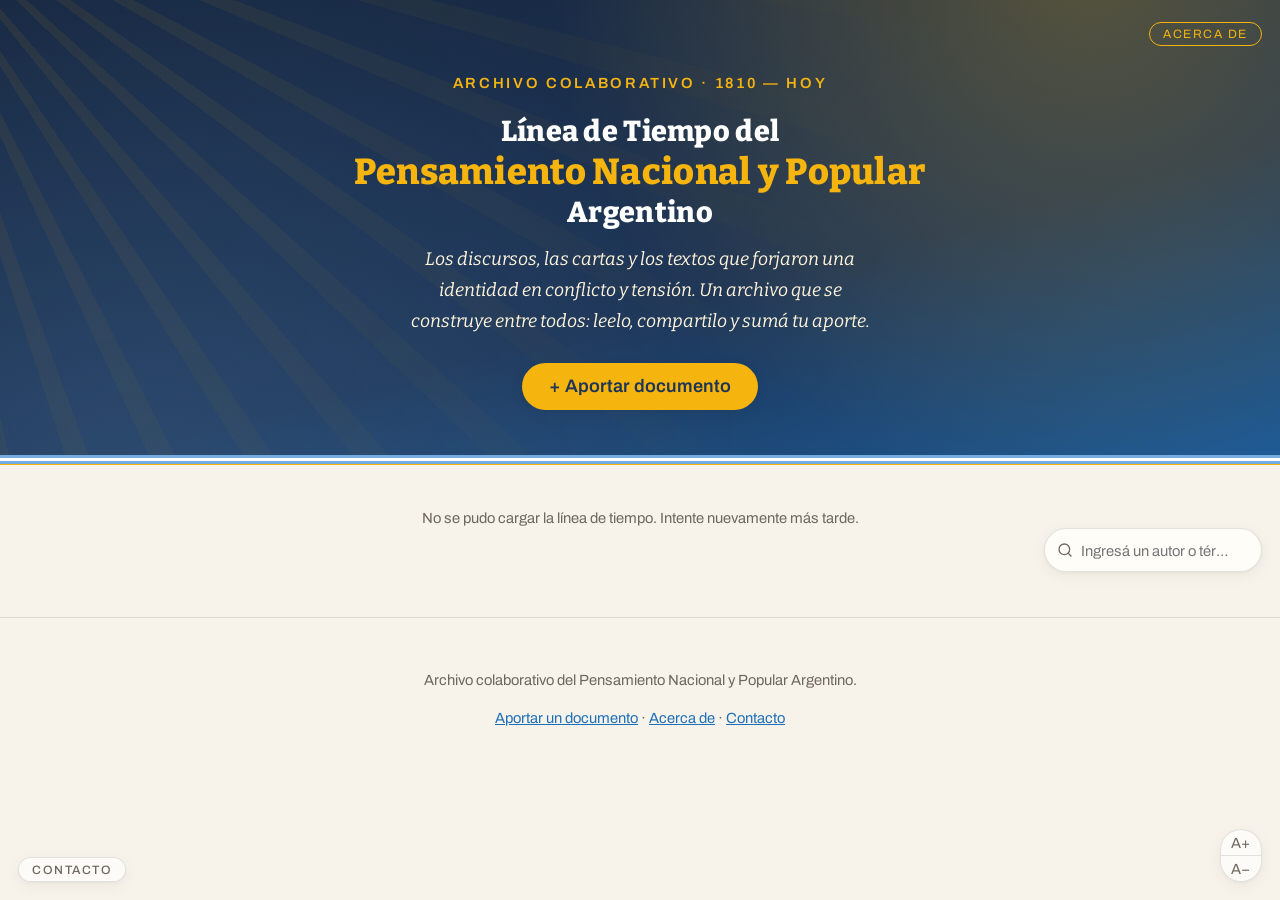
<file: index.html>
<!doctype html>
<html lang="es">
  <head>
    <meta charset="UTF-8" />
    <meta name="viewport" content="width=device-width, initial-scale=1" />
    <title>Línea de Tiempo del Pensamiento Nacional y Popular Argentino</title>
    <meta
      name="description"
      content="Recorré por año los discursos, cartas y textos que forjaron una identidad en conflicto y tensión. Un archivo colaborativo y abierto del pensamiento nacional y popular argentino."
    />
    <meta property="og:type" content="website" />
    <meta
      property="og:title"
      content="Línea de Tiempo del Pensamiento Nacional y Popular Argentino"
    />
    <meta
      property="og:description"
      content="Recorré por año los discursos, cartas y textos que forjaron una identidad en conflicto y tensión. Un archivo colaborativo y abierto del pensamiento nacional y popular argentino."
    />
    <meta property="og:url" content="https://pensamientonacionalypopular.com.ar/" />
    <meta property="og:locale" content="es_AR" />
    <meta
      property="og:image"
      content="https://pensamientonacionalypopular.com.ar/assets/img/share-default.png"
    />
    <meta property="og:image:width" content="1200" />
    <meta property="og:image:height" content="630" />
    <meta name="twitter:card" content="summary_large_image" />
    <link rel="canonical" href="https://pensamientonacionalypopular.com.ar/" />
    <link rel="icon" href="/favicon.ico" sizes="any" />
    <link rel="icon" type="image/svg+xml" href="/assets/img/pnp-favicon/favicon.svg" />
    <link rel="icon" type="image/png" sizes="32x32" href="/assets/img/pnp-favicon/favicon-32x32.png" />
    <link rel="icon" type="image/png" sizes="16x16" href="/assets/img/pnp-favicon/favicon-16x16.png" />
    <link rel="icon" type="image/png" sizes="192x192" href="/assets/img/pnp-favicon/android-icon-192x192.png" />
    <link rel="apple-touch-icon" sizes="180x180" href="/assets/img/pnp-favicon/apple-icon-180x180.png" />
    <meta name="theme-color" content="#1d3557" />
    <script type="application/ld+json">
      {
        "@context": "https://schema.org",
        "@type": "WebSite",
        "name": "Línea de Tiempo del Pensamiento Nacional y Popular Argentino",
        "url": "https://pensamientonacionalypopular.com.ar/",
        "description": "Archivo colaborativo de los discursos, cartas y textos que forjaron una identidad en conflicto y tensión, organizados por año desde 1810.",
        "inLanguage": "es-AR"
      }
    </script>
    <link rel="preconnect" href="https://fonts.googleapis.com" />
    <link rel="preconnect" href="https://fonts.gstatic.com" crossorigin />
    <link
      href="https://fonts.googleapis.com/css2?family=Archivo:wght@400;500;600;700&amp;family=Bitter:ital,wght@0,400;0,600;0,700;0,800;1,400&amp;display=swap"
      rel="stylesheet"
    />
    <script src="/assets/js/font-scale.js?v=1"></script>
    <link rel="stylesheet" href="/assets/css/styles.css?v=48" />
  </head>
  <body>
    <a class="skip-link" href="#timeline">Saltar a la línea de tiempo</a>
    <header class="site-header">
      <p class="eyebrow">Archivo colaborativo · 1810 — hoy</p>
      <h1>
        Línea de Tiempo del<br /><span
          >Pensamiento <span class="nowrap">Nacional y Popular</span></span
        ><br />Argentino
      </h1>
      <p class="tagline">
        Los discursos, las cartas y los textos que forjaron una identidad en
        conflicto y tensión. Un archivo que se construye entre todos: leelo,
        compartilo y sumá tu aporte.
      </p>
      <a href="/cargar" class="btn btn-accent">+ Aportar documento</a>
      <div class="header-actions">
        <button
          type="button"
          class="credits-link"
          data-credits-trigger
          aria-controls="credits-panel"
          aria-expanded="false"
        >
          Acerca de
        </button>
      </div>
    </header>

    <div class="year-nav-rail">
      <nav class="year-nav" aria-label="Navegación por año">
        <!-- Year chips rendered by app.js -->
      </nav>
    </div>

    <div class="filter-rail">
      <div class="search-bar" role="search" data-state="collapsed">
        <svg
          class="search-icon"
          width="16"
          height="16"
          viewBox="0 0 24 24"
          fill="none"
          stroke="currentColor"
          stroke-width="2"
          stroke-linecap="round"
          stroke-linejoin="round"
          aria-hidden="true"
        >
          <circle cx="11" cy="11" r="8" />
          <line x1="21" y1="21" x2="16.65" y2="16.65" />
        </svg>
        <input
          type="search"
          id="search-input"
          placeholder="Ingresá un autor o término…"
          aria-label="Buscar en el archivo"
          autocomplete="off"
        />
        <button
          type="button"
          id="search-clear"
          class="search-clear"
          aria-label="Cerrar búsqueda"
          hidden
        >
          <svg
            width="12"
            height="12"
            viewBox="0 0 24 24"
            fill="none"
            stroke="currentColor"
            stroke-width="2.5"
            stroke-linecap="round"
            aria-hidden="true"
          >
            <line x1="18" y1="6" x2="6" y2="18" />
            <line x1="6" y1="6" x2="18" y2="18" />
          </svg>
        </button>
        <p id="search-count" class="status search-count" role="status" hidden></p>
      </div>

      <nav
        id="type-nav"
        class="type-nav"
        aria-label="Filtrar por tipo de documento"
        hidden
      >
        <!-- Type filter pills rendered by app.js -->
      </nav>

      <nav
        id="author-nav"
        class="author-nav"
        aria-label="Filtrar por autor"
        hidden
      >
        <!-- Author filter pills rendered by app.js (desktop rail only) -->
      </nav>
    </div>

    <main class="center">
      <noscript>
        <p class="status">
          La línea de tiempo interactiva necesita JavaScript. Activalo para
          recorrer el archivo, o escribinos a
          aportes@pensamientonacionalypopular.com.ar.
        </p>
      </noscript>
      <p id="status" class="status" role="status">
        Cargando la línea de tiempo…
      </p>
      <ol id="timeline" class="timeline"></ol>
    </main>

    <div class="font-controls" role="group" aria-label="Tamaño del texto">
      <button
        type="button"
        class="font-control"
        data-font-scale-up
        aria-label="Aumentar el tamaño del texto"
      >
        A+
      </button>
      <button
        type="button"
        class="font-control"
        data-font-scale-down
        aria-label="Reducir el tamaño del texto"
      >
        A&minus;
      </button>
    </div>

    <button
      type="button"
      class="feedback-fab"
      data-feedback-trigger
      aria-controls="feedback-panel"
      aria-expanded="false"
    >
      Contacto
    </button>

    <footer class="site-footer">
      <p>Archivo colaborativo del Pensamiento Nacional y Popular Argentino.</p>
      <p>
        <a href="/cargar">Aportar un documento</a> ·
        <button
          type="button"
          class="link-button"
          data-credits-trigger
          aria-controls="credits-panel"
          aria-expanded="false"
        >
          Acerca de
        </button>
        ·
        <button
          type="button"
          class="link-button"
          data-feedback-trigger
          aria-controls="feedback-panel"
          aria-expanded="false"
        >
          Contacto
        </button>
      </p>
    </footer>

    <aside
      id="credits-panel"
      class="credits-panel"
      role="dialog"
      aria-modal="true"
      aria-labelledby="credits-title"
      aria-hidden="true"
    >
      <div class="credits-overlay" id="credits-overlay"></div>
      <div class="credits-content">
        <header class="credits-head">
          <button
            type="button"
            id="credits-close"
            class="credits-close"
            aria-label="Cerrar"
          >
            <svg
              width="20"
              height="20"
              viewBox="0 0 24 24"
              fill="none"
              stroke="currentColor"
              stroke-width="2"
            >
              <line x1="18" y1="6" x2="6" y2="18" />
              <line x1="6" y1="6" x2="18" y2="18" />
            </svg>
          </button>
          <p class="eyebrow">Archivo colaborativo</p>
          <h2 id="credits-title">Acerca del proyecto</h2>
        </header>

        <div class="credits-body">
        <section>
          <p>
            Herramienta web interactiva para visualizar una línea de tiempo de
            autores, debates y eventos del pensamiento nacional y popular
            argentino.
          </p>
          <p class="credits-subtitle">
            Proyecto final del Seminario «Pensamiento Nacional y Popular en el
            Siglo XX Argentino» — Facultad de Filosofía y Letras, Universidad de
            Buenos Aires.
          </p>
        </section>

        <section>
          <h3>Autores</h3>
          <ul class="credits-list">
            <li>Diego Gabriel Muñiz</li>
            <li>Nicolás Cubero</li>
          </ul>
        </section>

        <section>
          <h3>Dirección</h3>
          <ul class="credits-list">
            <li>Matías Farías</li>
            <li>Julia Rosemberg</li>
          </ul>
        </section>

        <section>
          <h3>Tecnología</h3>
          <ul class="credits-tech">
            <li>PHP</li>
            <li>SQLite</li>
            <li>JavaScript vanilla</li>
            <li>CSS · CUBE</li>
            <li>Bitter</li>
            <li>Archivo</li>
          </ul>
        </section>

        <section>
          <h3>Guía de uso</h3>
          <p>
            <button type="button" class="link-button" data-tour-trigger>
              Volver a ver la guía de bienvenida
            </button>
          </p>
        </section>

        <section>
          <h3>Contacto</h3>
          <p>
            ¿Querés hacer un comentario, una consulta o una sugerencia, o reportar un error?
            <button
              type="button"
              class="link-button"
              data-feedback-trigger
              aria-controls="feedback-panel"
              aria-expanded="false"
            >
              Escribinos
            </button>
          </p>
        </section>

        <section>
          <h3>Licencia</h3>
          <p class="credits-license">
            Código abierto bajo
            <a
              href="https://www.gnu.org/licenses/gpl-3.0.html"
              target="_blank"
              rel="noopener"
              >GNU General Public License v3.0</a
            >
          </p>
          <a
            href="https://github.com/tbagencia/pensamiento-nacional-popular"
            target="_blank"
            rel="noopener"
            class="credits-repo"
          >
            <svg
              width="14"
              height="14"
              viewBox="0 0 24 24"
              fill="currentColor"
              aria-hidden="true"
            >
              <path
                d="M12 0C5.37 0 0 5.37 0 12c0 5.31 3.435 9.795 8.205 11.385.6.105.825-.255.825-.57 0-.285-.015-1.23-.015-2.235-3.015.555-3.795-.735-4.035-1.41-.135-.345-.72-1.41-1.23-1.695-.42-.225-1.02-.78-.015-.795.945-.015 1.62.87 1.845 1.23 1.08 1.815 2.805 1.305 3.495.99.105-.78.42-1.305.765-1.605-2.67-.3-5.46-1.335-5.46-5.925 0-1.305.465-2.385 1.23-3.225-.12-.3-.54-1.53.12-3.18 0 0 1.005-.315 3.3 1.23.96-.27 1.98-.405 3-.405s2.04.135 3 .405c2.295-1.56 3.3-1.23 3.3-1.23.66 1.65.24 2.88.12 3.18.765.84 1.23 1.905 1.23 3.225 0 4.605-2.805 5.625-5.475 5.925.435.375.81 1.095.81 2.22 0 1.605-.015 2.895-.015 3.3 0 .315.225.69.825.57A12.02 12.02 0 0024 12c0-6.63-5.37-12-12-12z"
              />
            </svg>
            Ver el código en GitHub
          </a>
        </section>
        </div>
      </div>
    </aside>

    <script src="/assets/js/share.js?v=5"></script>
    <script src="/assets/js/app.js?v=30"></script>
    <script src="/assets/js/credits.js?v=2"></script>
    <script src="/assets/js/feedback.js?v=7"></script>
    <script src="/assets/js/tour.js?v=5"></script>
  </body>
</html>
</file>
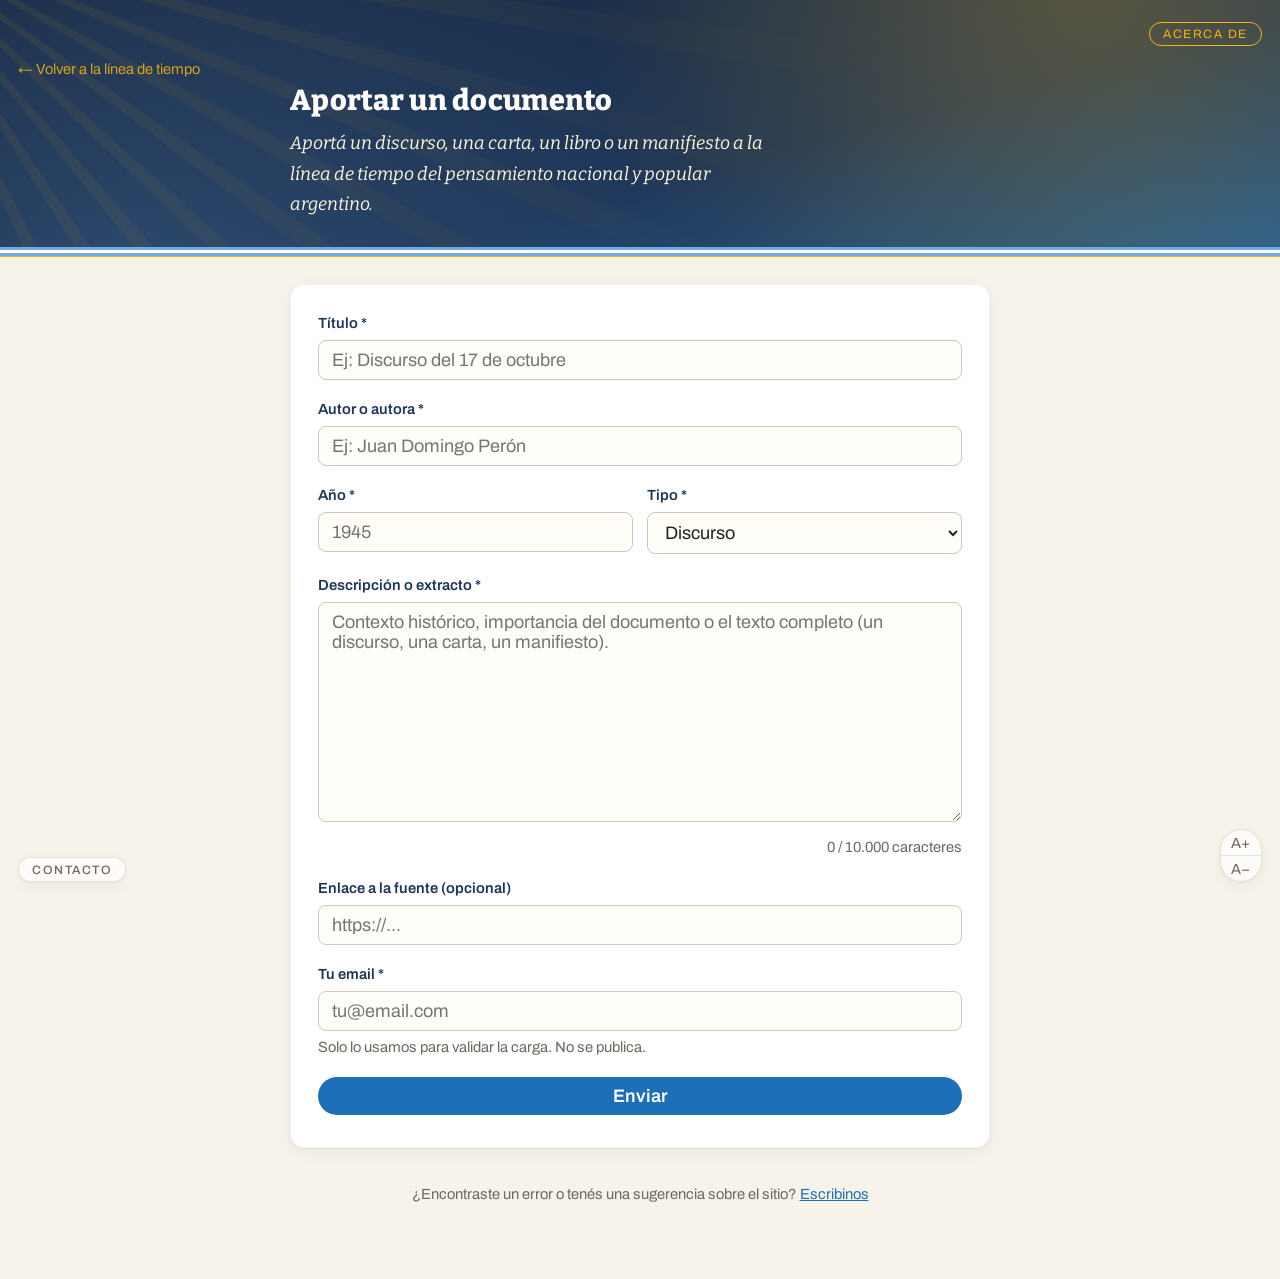
<file: cargar.html>
<!doctype html>
<html lang="es">
  <head>
    <meta charset="UTF-8" />
    <meta name="viewport" content="width=device-width, initial-scale=1" />
    <title>
      Aportar un documento · Línea de Tiempo del Pensamiento Nacional y Popular
      Argentino
    </title>
    <meta
      name="description"
      content="Sumá un discurso, una carta, un libro o un manifiesto al archivo colaborativo del pensamiento nacional y popular argentino."
    />
    <link rel="icon" href="/favicon.ico" sizes="any" />
    <link rel="icon" type="image/svg+xml" href="/assets/img/pnp-favicon/favicon.svg" />
    <link rel="icon" type="image/png" sizes="32x32" href="/assets/img/pnp-favicon/favicon-32x32.png" />
    <link rel="icon" type="image/png" sizes="16x16" href="/assets/img/pnp-favicon/favicon-16x16.png" />
    <link rel="icon" type="image/png" sizes="192x192" href="/assets/img/pnp-favicon/android-icon-192x192.png" />
    <link rel="apple-touch-icon" sizes="180x180" href="/assets/img/pnp-favicon/apple-icon-180x180.png" />
    <link rel="preconnect" href="https://fonts.googleapis.com" />
    <link rel="preconnect" href="https://fonts.gstatic.com" crossorigin />
    <link
      href="https://fonts.googleapis.com/css2?family=Archivo:wght@400;500;600;700&amp;family=Bitter:ital,wght@0,400;0,600;0,700;0,800;1,400&amp;display=swap"
      rel="stylesheet"
    />
    <script src="/assets/js/font-scale.js?v=1"></script>
    <link rel="stylesheet" href="/assets/css/styles.css?v=48" />
  </head>
  <body>
    <header class="site-header site-header-small">
      <a class="back-link" href="/">&larr; Volver a la línea de tiempo</a>
      <div class="header-actions">
        <button
          type="button"
          class="credits-link"
          data-credits-trigger
          aria-controls="credits-panel"
          aria-expanded="false"
        >
          Acerca de
        </button>
      </div>
      <div class="[ center ]">
        <h1>Aportar un documento</h1>
        <p class="tagline">
          Aportá un discurso, una carta, un libro o un manifiesto a la línea de
          tiempo del pensamiento nacional y popular argentino.
        </p>
      </div>
    </header>

    <div class="font-controls" role="group" aria-label="Tamaño del texto">
      <button
        type="button"
        class="font-control"
        data-font-scale-up
        aria-label="Aumentar el tamaño del texto"
      >
        A+
      </button>
      <button
        type="button"
        class="font-control"
        data-font-scale-down
        aria-label="Reducir el tamaño del texto"
      >
        A&minus;
      </button>
    </div>

    <button
      type="button"
      class="feedback-fab"
      data-feedback-trigger
      aria-controls="feedback-panel"
      aria-expanded="false"
    >
      Contacto
    </button>

    <main class="[ form-page ] [ center ]">
      <form id="submit-form" class="card" novalidate>
        <div class="field">
          <label for="title">Título *</label>
          <input
            type="text"
            id="title"
            name="title"
            maxlength="200"
            required
            placeholder="Ej: Discurso del 17 de octubre"
          />
          <p class="field-error" data-for="title"></p>
        </div>

        <div class="field">
          <label for="author">Autor o autora *</label>
          <input
            type="text"
            id="author"
            name="author"
            maxlength="120"
            required
            placeholder="Ej: Juan Domingo Perón"
            autocomplete="off"
          />
          <p class="field-error" data-for="author"></p>
        </div>

        <div class="field-row">
          <div class="field">
            <label for="year">Año *</label>
            <input
              type="number"
              id="year"
              name="year"
              min="1800"
              max="2099"
              required
              placeholder="1945"
            />
            <p class="field-error" data-for="year"></p>
          </div>

          <div class="field">
            <label for="type">Tipo *</label>
            <select id="type" name="type" required>
              <option value="discurso">Discurso</option>
              <option value="carta">Carta</option>
              <option value="manifiesto">Manifiesto</option>
              <option value="libro">Libro</option>
              <option value="ensayo">Ensayo</option>
              <option value="poema">Poema</option>
              <option value="entrevista">Entrevista</option>
              <option value="texto">Otro texto</option>
            </select>
          </div>
        </div>

        <div class="field">
          <label for="excerpt">Descripción o extracto *</label>
          <textarea
            id="excerpt"
            name="excerpt"
            rows="10"
            maxlength="10000"
            required
            placeholder="Contexto histórico, importancia del documento o el texto completo (un discurso, una carta, un manifiesto)."
          ></textarea>
          <p class="field-hint char-counter" id="excerpt-counter" aria-live="polite"></p>
          <p class="field-error" data-for="excerpt"></p>
        </div>

        <div class="field">
          <label for="source_url">Enlace a la fuente (opcional)</label>
          <input
            type="url"
            id="source_url"
            name="source_url"
            placeholder="https://..."
          />
          <p class="field-error" data-for="source_url"></p>
        </div>

        <div class="field">
          <label for="email">Tu email *</label>
          <div class="email-row">
            <input
              type="email"
              id="email"
              name="email"
              required
              placeholder="tu@email.com"
            />
            <button
              type="button"
              id="email-unlock"
              class="btn btn-ghost"
              hidden
            >
              Cambiar
            </button>
          </div>
          <p class="field-hint" id="email-hint">
            Solo lo usamos para validar la carga. No se publica.
          </p>
          <p class="field-error" data-for="email"></p>
        </div>

        <!-- Honeypot field: hidden from humans, bots tend to fill it -->
        <div class="hp-field" aria-hidden="true">
          <label for="website">Sitio web</label>
          <input
            type="text"
            id="website"
            name="website"
            tabindex="-1"
            autocomplete="off"
          />
        </div>

        <button type="submit" class="btn btn-primary btn-block" id="submit-btn">
          Enviar
        </button>
        <p class="field-error" data-for="general"></p>
      </form>

      <div id="success" class="status-screen" hidden>
        <div class="card success-card">
        <header class="status-head">
          <p class="eyebrow">Archivo colaborativo &middot; 1810 &mdash; hoy</p>
        </header>
        <div class="status-body">
        <p class="status-mark" data-tone="ok" aria-hidden="true">✓</p>
        <h2>¡Carga recibida!</h2>
        <div id="success-mail-flow">
          <p>Te enviamos un email a <strong id="success-email"></strong>.</p>
          <p>
            Para terminar de confirmar la carga, abrí el email y hacé clic en el
            botón <strong>VALIDAR</strong>. Después, un moderador revisará el
            contenido antes de publicarlo.
          </p>
          <p id="dev-link" hidden></p>
        </div>
        <p id="success-direct" hidden>
          Tu email ya está validado, así que el aporte pasó directo a revisión
          de los moderadores. Una vez aprobado, aparecerá en la línea de tiempo.
        </p>
        <p id="success-published" hidden>
          Tu email es de un moderador, así que el documento ya está publicado
          en la línea de tiempo.
        </p>
        <a href="/" class="btn btn-accent">Volver a la línea de tiempo</a>
        </div>
        </div>
      </div>

      <p class="form-feedback-note">
        ¿Encontraste un error o tenés una sugerencia sobre el sitio?
        <button
          type="button"
          class="link-button"
          data-feedback-trigger
          aria-controls="feedback-panel"
          aria-expanded="false"
        >
          Escribinos
        </button>
      </p>
    </main>

    <aside
      id="credits-panel"
      class="credits-panel"
      role="dialog"
      aria-modal="true"
      aria-labelledby="credits-title"
      aria-hidden="true"
    >
      <div class="credits-overlay" id="credits-overlay"></div>
      <div class="credits-content">
        <header class="credits-head">
          <button
            type="button"
            id="credits-close"
            class="credits-close"
            aria-label="Cerrar"
          >
            <svg
              width="20"
              height="20"
              viewBox="0 0 24 24"
              fill="none"
              stroke="currentColor"
              stroke-width="2"
            >
              <line x1="18" y1="6" x2="6" y2="18" />
              <line x1="6" y1="6" x2="18" y2="18" />
            </svg>
          </button>
          <p class="eyebrow">Archivo colaborativo</p>
          <h2 id="credits-title">Acerca del proyecto</h2>
        </header>

        <div class="credits-body">
        <section>
          <p>
            Herramienta web interactiva para visualizar una línea de tiempo de
            autores, debates y eventos del pensamiento nacional y popular
            argentino.
          </p>
          <p class="credits-subtitle">
            Proyecto final del Seminario «Pensamiento Nacional y Popular en el
            Siglo XX Argentino» — Facultad de Filosofía y Letras, Universidad de
            Buenos Aires.
          </p>
        </section>

        <section>
          <h3>Autores</h3>
          <ul class="credits-list">
            <li>Diego Gabriel Muñiz</li>
            <li>Nicolás Cubero</li>
          </ul>
        </section>

        <section>
          <h3>Dirección</h3>
          <ul class="credits-list">
            <li>Matías Farías</li>
            <li>Julia Rosemberg</li>
          </ul>
        </section>

        <section>
          <h3>Tecnología</h3>
          <ul class="credits-tech">
            <li>PHP</li>
            <li>SQLite</li>
            <li>JavaScript vanilla</li>
            <li>CSS · CUBE</li>
            <li>Bitter</li>
            <li>Archivo</li>
          </ul>
        </section>

        <section>
          <h3>Contacto</h3>
          <p>
            ¿Querés hacer un comentario, una consulta o una sugerencia, o reportar un error?
            <button
              type="button"
              class="link-button"
              data-feedback-trigger
              aria-controls="feedback-panel"
              aria-expanded="false"
            >
              Escribinos
            </button>
          </p>
        </section>

        <section>
          <h3>Licencia</h3>
          <p class="credits-license">
            Código abierto bajo
            <a
              href="https://www.gnu.org/licenses/gpl-3.0.html"
              target="_blank"
              rel="noopener"
              >GNU General Public License v3.0</a
            >
          </p>
          <a
            href="https://github.com/tbagencia/pensamiento-nacional-popular"
            target="_blank"
            rel="noopener"
            class="credits-repo"
          >
            <svg
              width="14"
              height="14"
              viewBox="0 0 24 24"
              fill="currentColor"
              aria-hidden="true"
            >
              <path
                d="M12 0C5.37 0 0 5.37 0 12c0 5.31 3.435 9.795 8.205 11.385.6.105.825-.255.825-.57 0-.285-.015-1.23-.015-2.235-3.015.555-3.795-.735-4.035-1.41-.135-.345-.72-1.41-1.23-1.695-.42-.225-1.02-.78-.015-.795.945-.015 1.62.87 1.845 1.23 1.08 1.815 2.805 1.305 3.495.99.105-.78.42-1.305.765-1.605-2.67-.3-5.46-1.335-5.46-5.925 0-1.305.465-2.385 1.23-3.225-.12-.3-.54-1.53.12-3.18 0 0 1.005-.315 3.3 1.23.96-.27 1.98-.405 3-.405s2.04.135 3 .405c2.295-1.56 3.3-1.23 3.3-1.23.66 1.65.24 2.88.12 3.18.765.84 1.23 1.905 1.23 3.225 0 4.605-2.805 5.625-5.475 5.925.435.375.81 1.095.81 2.22 0 1.605-.015 2.895-.015 3.3 0 .315.225.69.825.57A12.02 12.02 0 0024 12c0-6.63-5.37-12-12-12z"
              />
            </svg>
            Ver el código en GitHub
          </a>
        </section>
        </div>
      </div>
    </aside>

    <script src="/assets/js/author-tags.js?v=1"></script>
    <script src="/assets/js/submit.js?v=7"></script>
    <script src="/assets/js/credits.js?v=2"></script>
    <script src="/assets/js/feedback.js?v=7"></script>
  </body>
</html>
</file>
<file: assets/css/styles.css>
/* =========================================================
   Línea de Tiempo del Pensamiento Nacional y Popular Argentino
   CUBE CSS: tokens → global → composition → utility → block → exception
   ========================================================= */

/* ---------- Design tokens ---------- */

:root {
	/* Color */
	--brand: #1d6fb8;
	--brand-dark: #16263f;
	--brand-deep: #1d3557;
	--sky: #74acdf;
	--gold: #f6b40e;
	--gold-soft: #fbe3a3;
	--paper: #f7f3ea;
	--ink: #26221c;
	--muted: #6e675c;
	--surface: #ffffff;
	--surface-warm: #fffdf8;
	--line: rgba(38, 34, 28, 0.12);
	--danger: #c0392b;
	--ok: #1e7d4e;

	/* Fluid type scale (Utopia, 320→1240) */
	--text--2: clamp(0.69rem, 0.67rem + 0.11vw, 0.76rem);
	--text--1: clamp(0.83rem, 0.8rem + 0.16vw, 0.92rem);
	--text-0: clamp(1rem, 0.96rem + 0.22vw, 1.13rem);
	--text-1: clamp(1.2rem, 1.12rem + 0.39vw, 1.42rem);
	--text-2: clamp(1.44rem, 1.32rem + 0.62vw, 1.8rem);
	--text-3: clamp(1.73rem, 1.55rem + 0.92vw, 2.26rem);
	--text-4: clamp(2.07rem, 1.81rem + 1.32vw, 2.83rem);

	/* User-adjustable type scale, set by assets/js/font-scale.js (A−/A+). */
	--font-scale: 1;

	/* Fluid space scale (Utopia) */
	--space-3xs: clamp(0.25rem, 0.24rem + 0.05vw, 0.28rem);
	--space-2xs: clamp(0.5rem, 0.48rem + 0.11vw, 0.56rem);
	--space-xs: clamp(0.75rem, 0.71rem + 0.16vw, 0.84rem);
	--space-s: clamp(1rem, 0.95rem + 0.22vw, 1.13rem);
	--space-m: clamp(1.5rem, 1.43rem + 0.33vw, 1.69rem);
	--space-l: clamp(2rem, 1.9rem + 0.43vw, 2.25rem);
	--space-xl: clamp(3rem, 2.86rem + 0.65vw, 3.38rem);
	--space-2xl: clamp(4rem, 3.81rem + 0.87vw, 4.5rem);

	/* Layout */
	--measure: 65ch;
	--container: 46rem;
	--container-s: 30rem;
	--radius: 14px;
	--radius-pill: 999px;
	--shadow-1:
		0 1px 3px rgba(38, 34, 28, 0.05), 0 4px 16px rgba(38, 34, 28, 0.05);
	--shadow-2:
		0 4px 10px rgba(38, 34, 28, 0.08), 0 14px 32px rgba(38, 34, 28, 0.09);

	/* Type families — both by Argentine foundries (Huerta Tipográfica, Omnibus-Type) */
	--font-display: "Bitter", Georgia, serif;
	--font-ui: "Archivo", system-ui, -apple-system, "Segoe UI", sans-serif;

	/* Updated by JS to the real nav height (scrollspy offsets) */
	--nav-h: 3.5rem;

	/* Motion */
	--ease-out: cubic-bezier(0.22, 1, 0.36, 1);
}

/* ---------- Reset + global ---------- */

*,
*::before,
*::after {
	box-sizing: border-box;
}

/* The hidden attribute must win over any display rule (.btn, .type-nav…). */
[hidden] {
	display: none !important;
}

/* The whole type scale is rem-based, so scaling the root scales the site. */
html {
	font-size: calc(100% * var(--font-scale));
}

body {
	margin: 0;
	font-family: var(--font-ui);
	font-size: var(--text-0);
	background: var(--paper);
	color: var(--ink);
	line-height: 1.6;
}

h1,
h2,
h3 {
	font-family: var(--font-display);
	font-weight: 700;
	line-height: 1.25;
}

a {
	color: var(--brand);
}

/* Utility: keeps a multi-word phrase on one line. */
.nowrap {
	white-space: nowrap;
}

/* Utility: keyboard-only skip link, visible while focused. */
.skip-link {
	position: absolute;
	top: var(--space-3xs);
	left: var(--space-3xs);
	z-index: 60;
	padding: var(--space-2xs) var(--space-s);
	background: var(--gold);
	color: var(--brand-deep);
	font-family: var(--font-ui);
	font-weight: 600;
	border-radius: var(--radius-pill);
	text-decoration: none;
	transform: translateY(-200%);
}

.skip-link:focus-visible {
	transform: none;
}

:focus-visible {
	outline: 3px solid var(--gold);
	outline-offset: 2px;
}

@media (prefers-reduced-motion: no-preference) {
	html {
		scroll-behavior: smooth;
	}
}

/* ---------- Composition ---------- */

.flow > * + * {
	margin-block-start: var(--flow-space, var(--space-s));
}

.center {
	max-inline-size: var(--container);
	margin-inline: auto;
	padding-inline: var(--space-s);
}

.cluster {
	display: flex;
	flex-wrap: wrap;
	gap: var(--cluster-gap, var(--space-2xs));
	align-items: center;
}

.stack {
	display: grid;
	gap: var(--stack-gap, var(--space-s));
}

/* ---------- Utility ---------- */

.font-ui {
	font-family: var(--font-ui);
}
.text-muted {
	color: var(--muted);
}
.text-center {
	text-align: center;
}

/* ---------- Block: buttons ---------- */

.btn {
	display: inline-block;
	border: 0;
	border-radius: var(--radius-pill);
	padding: var(--space-2xs) var(--space-m);
	font-size: var(--text-0);
	font-family: var(--font-ui);
	font-weight: 600;
	text-decoration: none;
	cursor: pointer;
	transition:
		filter 0.15s ease,
		translate 0.15s var(--ease-out),
		box-shadow 0.15s ease;
}

.btn:hover {
	filter: brightness(1.08);
	translate: 0 -1px;
}
.btn:active {
	translate: 0 0;
}
.btn-primary {
	background: var(--brand);
	color: #fff;
}
.btn-accent {
	background: var(--gold);
	color: var(--brand-deep);
	box-shadow: var(--shadow-1);
}
.btn-danger {
	background: var(--danger);
	color: #fff;
}
.btn-ghost {
	background: transparent;
	color: var(--muted);
	border: 1px solid var(--muted);
}
.btn-block {
	inline-size: 100%;
}
.btn:disabled {
	opacity: 0.6;
	cursor: wait;
}

/* Period management in the panel: one grid row per period, the name
   column taking every spare pixel. The view widens past the regular
   moderation column because the rows are forms, not reading text. */
.admin-list:has(.periods-admin) {
	max-inline-size: 72rem;
}

.periods-admin h3 {
	margin-block: var(--space-m) var(--space-2xs);
}

.period-row {
	display: grid;
	grid-template-columns: minmax(16rem, 1fr) 5.5rem 5.5rem auto auto;
	gap: var(--space-2xs);
	align-items: center;
	margin-block-end: var(--space-2xs);
}

/* The two forms per row (save + delete) dissolve into the row grid so
   every column lines up with the header. */
.period-row .period-form,
.period-row .period-delete-form {
	display: contents;
}

.period-head {
	margin-block-end: var(--space-3xs);
	font-family: var(--font-ui);
	font-size: var(--text--1);
	font-weight: 600;
	color: var(--muted);
}

@media (max-width: 640px) {
	.period-head {
		display: none;
	}
	.period-row {
		grid-template-columns: 1fr 1fr auto auto;
	}
	.period-row input[name="name"] {
		grid-column: 1 / -1;
	}
}

/* ---------- Block: autocomplete ---------- */

.has-autocomplete {
	position: relative;
}

.autocomplete-list {
	position: absolute;
	inset-inline: 0;
	z-index: 30;
	margin: 0;
	padding: var(--space-3xs);
	list-style: none;
	background: var(--surface);
	border: 1px solid var(--line);
	border-radius: 10px;
	box-shadow: var(--shadow-2);
	max-block-size: 14rem;
	overflow-y: auto;
}

.autocomplete-list li {
	padding: var(--space-2xs) var(--space-xs);
	border-radius: 6px;
	font-family: var(--font-ui);
	font-size: var(--text--1);
	cursor: pointer;
}

.autocomplete-list li:hover,
.autocomplete-list li[aria-selected="true"] {
	background: color-mix(in srgb, var(--sky) 22%, transparent);
}

/* Author pills: the container impersonates a regular form input; each
   picked author sits inside as a removable pill. */
.author-tags {
	display: flex;
	flex-wrap: wrap;
	align-items: center;
	gap: var(--space-3xs);
	padding: var(--space-3xs) var(--space-2xs);
	border: 1px solid #cfc8ba;
	border-radius: 8px;
	background: var(--surface-warm);
	cursor: text;
	transition: border-color 0.15s ease;
}

.author-tags:focus-within {
	outline: 2px solid var(--sky);
	border-color: var(--brand);
}

.author-tags .author-tags-input {
	flex: 1 1 10ch;
	inline-size: auto;
	min-inline-size: 10ch;
	border: none;
	padding: var(--space-3xs);
	background: transparent;
}

.author-tags .author-tags-input:focus {
	outline: none;
}

.author-tag {
	display: inline-flex;
	align-items: center;
	gap: var(--space-3xs);
	padding: 2px var(--space-2xs);
	font-family: var(--font-ui);
	font-size: var(--text--1);
	font-weight: 600;
	color: var(--brand-deep);
	background: color-mix(in srgb, var(--sky) 28%, #fff);
	border: 1px solid color-mix(in srgb, var(--sky) 55%, transparent);
	border-radius: var(--radius-pill);
}

.author-tag button {
	border: none;
	padding: 0;
	background: none;
	font-size: var(--text-0);
	line-height: 1;
	color: inherit;
	cursor: pointer;
	opacity: 0.6;
}

.author-tag button:hover {
	opacity: 1;
}

/* ---------- Block: site header ---------- */

.site-header {
	background:
		radial-gradient(
			circle at 85% -10%,
			rgba(246, 180, 14, 0.28),
			transparent 45%
		),
		radial-gradient(
			circle at 10% 110%,
			rgba(116, 172, 223, 0.18),
			transparent 50%
		),
		linear-gradient(
			165deg,
			var(--brand-dark) 0%,
			var(--brand-deep) 60%,
			var(--brand) 120%
		);
	color: #fff;
	text-align: center;
	padding: var(--space-2xl) var(--space-s) var(--space-xl);
	position: relative;
	isolation: isolate;
	overflow: clip;
	border-block-end: 1px solid var(--gold);
}

/* Sol de Mayo: faint sun rays radiating from behind the title. */
.site-header::before {
	content: "";
	position: absolute;
	inset: -30% -10%;
	z-index: -1;
	background: repeating-conic-gradient(
		from 90deg at 0% 0%,
		rgba(246, 180, 14, 0.09) 0deg 2deg,
		transparent 2deg 7deg
	);
	-webkit-mask-image: radial-gradient(circle at 0% 0%, #000, transparent 65%);
	mask-image: radial-gradient(circle at 0% 0%, #000, transparent 65%);
	pointer-events: none;
}

/* Flag band: celeste-white-celeste stripes above the gold border. */
.site-header::after {
	content: "";
	position: absolute;
	inset-inline: 0;
	inset-block-end: 0;
	height: 9px;
	background: linear-gradient(
		to bottom,
		var(--sky) 0 3px,
		#fff 3px 6px,
		var(--sky) 6px 9px
	);
	pointer-events: none;
}

.eyebrow {
	margin: 0 0 var(--space-s);
	font-size: var(--text--1);
	font-weight: 600;
	text-transform: uppercase;
	letter-spacing: 0.18em;
	color: var(--gold);
}

.site-header h1 {
	margin: 0 0 var(--space-xs);
	font-size: var(--text-2);
	font-weight: 800;
	letter-spacing: 0.01em;
}

.site-header h1 span {
	display: inline-block;
	color: var(--gold);
	font-size: var(--text-3);
}

/* ---------- Block: credits link (anchored to the header, scrolls away) ---------- */

/* Header corner: credits trigger. */
.header-actions {
	position: absolute;
	top: var(--space-s);
	right: var(--space-s);
}

.credits-link {
	padding: var(--space-3xs) var(--space-xs);
	background: transparent;
	border: 1px solid var(--gold);
	border-radius: 999px;
	color: var(--gold);
	font-family: var(--font-ui);
	font-size: var(--text--2);
	font-weight: 400;
	text-transform: uppercase;
	letter-spacing: 0.12em;
	cursor: pointer;
	transition:
		background 0.2s ease,
		color 0.2s ease;
}

.credits-link:hover {
	background: var(--gold);
	color: var(--brand-deep);
}

/* Utility: button that reads as an inline link */
.link-button {
	background: none;
	border: 0;
	padding: 0;
	font: inherit;
	color: var(--brand);
	text-decoration: underline;
	cursor: pointer;
}

/* ---------- Block: credits panel ---------- */

.credits-panel {
	position: fixed;
	inset: 0;
	z-index: 50;
	pointer-events: none;
	visibility: hidden;
}

.credits-panel[data-state="open"] {
	pointer-events: auto;
	visibility: visible;
}

.credits-overlay {
	position: absolute;
	inset: 0;
	background: rgba(22, 38, 63, 0.6);
	opacity: 0;
	transition: opacity 0.3s ease;
}

.credits-panel[data-state="open"] .credits-overlay {
	opacity: 1;
}

.credits-content {
	position: absolute;
	top: 0;
	right: 0;
	bottom: 0;
	width: min(22rem, 90vw);
	max-width: 22rem;
	background: var(--surface-warm);
	box-shadow: var(--shadow-2);
	overflow-y: auto;
	-webkit-overflow-scrolling: touch;
	transform: translateX(100%);
	transition:
		transform 0.3s var(--ease-out),
		visibility 0.3s;
}

.credits-panel[data-state="open"] .credits-content {
	transform: translateX(0);
}

/* Dark masthead mirroring the site header, flag band included. */
.credits-head {
	position: sticky;
	top: 0;
	z-index: 1;
	padding: var(--space-l) var(--space-m) var(--space-m);
	background: linear-gradient(135deg, var(--brand-deep), var(--brand-dark));
	color: var(--paper);
}

.credits-head::after {
	content: "";
	position: absolute;
	inset-inline: 0;
	inset-block-end: 0;
	height: 6px;
	background: linear-gradient(
		to bottom,
		var(--sky) 0 2px,
		#fff 2px 4px,
		var(--sky) 4px 6px
	);
	pointer-events: none;
}

.credits-head .eyebrow {
	margin-block-end: var(--space-2xs);
	font-size: var(--text--2);
}

.credits-head h2 {
	margin: 0;
	font-size: var(--text-2);
	color: var(--surface);
	letter-spacing: 0.01em;
	padding-inline-end: var(--space-xl);
}

.credits-close {
	position: absolute;
	top: var(--space-s);
	right: var(--space-s);
	width: 2.25rem;
	height: 2.25rem;
	display: flex;
	align-items: center;
	justify-content: center;
	background: transparent;
	border: 1px solid color-mix(in srgb, var(--paper) 35%, transparent);
	border-radius: 50%;
	color: var(--paper);
	cursor: pointer;
	transition:
		background 0.2s ease,
		border-color 0.2s ease,
		color 0.2s ease;
}

.credits-close:hover {
	background: var(--gold);
	border-color: var(--gold);
	color: var(--brand-deep);
}

.credits-body {
	padding: var(--space-m);
}

.credits-body section {
	margin-block-end: var(--space-l);
}

.credits-body section:last-child {
	margin-block-end: 0;
}

.credits-body h3 {
	font-family: var(--font-ui);
	font-size: var(--text--1);
	font-weight: 700;
	text-transform: uppercase;
	letter-spacing: 0.1em;
	color: var(--brand);
	margin-block: 0 var(--space-2xs);
}

.credits-body p {
	margin-block: var(--space-2xs);
	line-height: 1.6;
}

.credits-subtitle {
	font-size: var(--text--1);
	color: var(--muted);
	font-style: italic;
}

/* The credit lists echo the timeline: celeste rail, gold nodes. */
.credits-list {
	list-style: none;
	position: relative;
	padding: 0 0 0 var(--space-m);
	margin: var(--space-2xs) 0 0;
}

.credits-list::before {
	content: "";
	position: absolute;
	inset-block: var(--space-s);
	inset-inline-start: calc(0.3rem - 1px);
	width: 2px;
	background: var(--sky);
	border-radius: var(--radius-pill);
}

.credits-list li {
	position: relative;
	padding: var(--space-3xs) 0;
	font-family: var(--font-display);
}

.credits-list li::before {
	content: "";
	position: absolute;
	inset-inline-start: calc(0.3rem - var(--space-m));
	inset-block-start: 50%;
	width: 0.6rem;
	height: 0.6rem;
	border-radius: 50%;
	background: var(--gold);
	transform: translate(-50%, -50%);
	box-shadow: 0 0 0 2px var(--surface-warm);
}

/* Tech reads as metadata, not protagonists: small mono tags instead of
   the gold-node list reserved for people. */
.credits-tech {
	list-style: none;
	display: flex;
	flex-wrap: wrap;
	gap: var(--space-3xs);
	padding: 0;
	margin: var(--space-2xs) 0 0;
}

.credits-tech li {
	font-family: ui-monospace, "SF Mono", Menlo, Consolas, monospace;
	font-size: var(--text--2);
	color: var(--muted);
	border: 1px solid var(--line);
	border-radius: 0.375em;
	padding: var(--space-3xs) var(--space-2xs);
	background: color-mix(in srgb, var(--paper) 60%, transparent);
}

.credits-license {
	font-size: var(--text--1);
	color: var(--muted);
}

/* Discreet repo link replacing the old full-width primary button. */
.credits-repo {
	display: inline-flex;
	align-items: center;
	gap: var(--space-3xs);
	font-family: var(--font-ui);
	font-size: var(--text--1);
	color: var(--muted);
	text-decoration: none;
	border-block-end: 1px solid transparent;
	transition:
		color 0.2s ease,
		border-color 0.2s ease;
}

.credits-repo:hover {
	color: var(--brand);
	border-block-end-color: var(--brand);
}

.tagline {
	max-inline-size: 44ch;
	margin: 0 auto var(--space-m);
	font-family: var(--font-display);
	font-style: italic;
	font-weight: 400;
	line-height: 1.7;
	color: color-mix(in srgb, #fff 85%, var(--gold));
}

.site-header-small {
	padding: var(--space-xl) var(--space-s) var(--space-l);
	text-align: left;
}
.site-header-small h1 {
	font-size: var(--text-2);
	margin: 0 0 var(--space-2xs);
	text-align: start;
}
.site-header-small .tagline {
	margin: 0;
	text-align: start;
}

.back-link {
	color: var(--gold);
	opacity: 0.85;
	text-decoration: none;
	font-size: var(--text--1);
	font-family: var(--font-ui);
}

.back-link:hover {
	opacity: 1;
	text-decoration: underline;
}

/* ---------- Block: year navigation ---------- */

.year-nav {
	display: flex;
	gap: var(--space-2xs);
	overflow-x: auto;
	/* The leading padding clears the floating search circle pinned at
     the top-left corner once the nav sticks to the viewport. */
	padding: var(--space-xs) var(--space-m) var(--space-xs)
		calc(2.75rem + var(--space-xs));
	-webkit-overflow-scrolling: touch;
	scrollbar-width: none;
	/* Fade the edges to hint that more years continue beyond them. The
     mask punches through this element, so the opaque background lives
     on the rail wrapper: only the chips fade, never the backdrop. */
	-webkit-mask-image: linear-gradient(
		to right,
		transparent,
		#000 calc(2.75rem + var(--space-l)),
		#000 calc(100% - var(--space-m)),
		transparent
	);
	mask-image: linear-gradient(
		to right,
		transparent,
		#000 calc(2.75rem + var(--space-l)),
		#000 calc(100% - var(--space-m)),
		transparent
	);
}

.year-nav::-webkit-scrollbar {
	display: none;
}

/* Composition: the opaque sticky shell on mobile (the timeline's gold
   headings scroll right behind it); on desktop it becomes the rail's
   full-height grid cell so the sticky nav is clamped above the footer. */
.year-nav-rail {
	position: sticky;
	top: 0;
	z-index: 10;
	background: var(--paper);
	border-block-end: 1px solid var(--line);
}

.year-chip {
	flex: 0 0 auto;
	position: relative;
	border: 1px solid var(--brand);
	background: transparent;
	color: var(--brand);
	border-radius: var(--radius-pill);
	/* Mobile-first: comfortable touch target (~44px high) */
	padding: var(--space-2xs) var(--space-s);
	font-family: var(--font-ui);
	font-size: var(--text-0);
	font-weight: 600;
	cursor: pointer;
	transition:
		background 0.2s ease,
		color 0.2s ease,
		scale 0.2s var(--ease-out);
}

/* The magnified active pill overlaps its shrunken neighbours. */
.year-chip[aria-current="location"] {
	z-index: 1;
}

.year-chip:hover {
	background: color-mix(in srgb, var(--sky) 30%, transparent);
}
.year-chip:active {
	scale: 0.95;
}

/* Exception: current section while scrolling (set via aria-current).
   Mobile wears the timeline-pill gold; the desktop rail keeps brand blue. */
.year-chip[aria-current="location"] {
	background: var(--gold);
	border-color: var(--gold);
	color: var(--brand-deep);
}

/* ---------- Block: type filter ---------- */

.type-nav {
	display: flex;
	flex-wrap: wrap;
	gap: var(--space-2xs);
	justify-content: center;
	max-inline-size: var(--container);
	margin-inline: auto;
	padding: var(--space-s) var(--space-s) 0;
}

/* Same outline language as the year chips, in the secondary earth tone. */
.type-pill {
	border: 1px solid color-mix(in srgb, var(--muted) 50%, transparent);
	background: transparent;
	color: var(--muted);
	border-radius: var(--radius-pill);
	padding: var(--space-3xs) var(--space-xs);
	font-family: var(--font-ui);
	font-size: var(--text--1);
	font-weight: 600;
	cursor: pointer;
	transition:
		background 0.2s ease,
		color 0.2s ease,
		border-color 0.2s ease;
}

.type-pill:hover {
	border-color: var(--brand);
	color: var(--brand);
}

/* Exception: the active filter fills with its own border color,
   mirroring the active year chip. */
.type-pill[aria-pressed="true"] {
	background: var(--muted);
	border-color: var(--muted);
	color: #fff;
}

/* "Todos" is not another filter but the way out of one: while inactive
   it dresses as a quiet action — borderless, underlined — not a state. */
.type-pill-all:not([aria-pressed="true"]) {
	border-color: transparent;
	text-decoration: underline;
	text-decoration-color: color-mix(in srgb, var(--muted) 55%, transparent);
	text-underline-offset: 3px;
}

/* ---------- Block: search ---------- */

/* Composition: groups search + type pills. Transparent on mobile;
   on desktop it becomes the sticky right-gutter rail. */
.filter-rail {
	display: contents;
}

/* Hidden until the desktop rail media query brings it in. */
.author-nav {
	display: none;
}

/* On mobile the search floats at the top-left corner, mirroring the
   floating controls at the bottom edge. Collapsed it is a round magnifier
   node; circle and pill are the same input, so opening is a pure
   max-inline-size transition. It expands on focus, stays floating while
   a query is active, and folds back when it loses focus while empty. */
.search-bar {
	position: fixed;
	inset-block-start: var(--space-2xs);
	inset-inline-start: var(--space-2xs);
	z-index: 40;
	inline-size: calc(100% - 2 * var(--space-2xs));
	max-inline-size: var(--container-s);
	transition: max-inline-size 0.35s var(--ease-out);
}

.search-bar input[type="search"] {
	inline-size: 100%;
	block-size: 2.75rem;
	appearance: none;
	border: 1px solid var(--line);
	border-radius: var(--radius-pill);
	padding: 0 var(--space-l);
	font-size: var(--text-0);
	font-family: var(--font-ui);
	background: var(--surface-warm);
	color: var(--ink);
	text-overflow: ellipsis;
	box-shadow: var(--shadow-1);
	transition:
		border-color 0.15s ease,
		background 0.2s ease,
		box-shadow 0.2s ease;
}

.search-bar input[type="search"]:focus {
	outline: 2px solid var(--sky);
	border-color: var(--brand);
}

.search-bar input::placeholder {
	transition: opacity 0.2s ease;
}

/* Our clear button replaces the native WebKit one. */
.search-bar input[type="search"]::-webkit-search-cancel-button {
	-webkit-appearance: none;
}

/* Exception: folded into the circle. */
.search-bar[data-state="collapsed"] {
	max-inline-size: 2.75rem;
}

.search-bar[data-state="collapsed"] input[type="search"] {
	cursor: pointer;
	padding-inline: 0;
}

.search-bar[data-state="collapsed"] input::placeholder {
	opacity: 0;
}

.search-bar[data-state="collapsed"]:hover input[type="search"] {
	border-color: var(--brand);
}

.search-bar[data-state="collapsed"]:hover .search-icon {
	color: var(--brand);
}

/* Exception: while floating over the dark hero header, the collapsed
   circle borrows the "Acerca de" badge language — transparent with a
   gold outline. JS flips data-context as the header scrolls away. */
.search-bar[data-context="hero"][data-state="collapsed"] input[type="search"] {
	background: transparent;
	border-color: var(--gold);
	box-shadow: none;
}

.search-bar[data-context="hero"][data-state="collapsed"] .search-icon {
	color: var(--gold);
}

.search-bar[data-context="hero"][data-state="collapsed"]:hover
	input[type="search"] {
	background: var(--gold);
}

.search-bar[data-context="hero"][data-state="collapsed"]:hover .search-icon {
	color: var(--brand-deep);
}

/* Exception: once the header scrolls away the circle sits in the sticky
   year bar, so it dresses like a year chip. The background stays solid:
   chips scrolling underneath must not show through the magnifier. */
.search-bar[data-context="page"][data-state="collapsed"] input[type="search"] {
	background: var(--paper);
	border-color: var(--brand);
	box-shadow: none;
}

.search-bar[data-context="page"][data-state="collapsed"] .search-icon {
	color: var(--brand);
}

.search-bar[data-context="page"][data-state="collapsed"]:hover
	input[type="search"] {
	background: color-mix(in srgb, var(--sky) 30%, var(--paper));
}

/* Icon and clear anchor to the input's fixed height, not the bar's:
   on desktop the count flows below the input and would skew a 50% offset. */
.search-icon {
	position: absolute;
	inset-inline-start: var(--space-xs);
	inset-block-start: calc(2.75rem / 2);
	translate: 0 -50%;
	color: var(--muted);
	pointer-events: none;
	transition: color 0.2s ease;
}

.search-clear {
	position: absolute;
	inset-inline-end: var(--space-2xs);
	inset-block-start: calc(2.75rem / 2);
	translate: 0 -50%;
	display: grid;
	place-items: center;
	inline-size: var(--space-m);
	block-size: var(--space-m);
	border: 0;
	border-radius: 50%;
	background: color-mix(in srgb, var(--muted) 15%, transparent);
	color: var(--muted);
	cursor: pointer;
	transition: background 0.15s ease;
}

.search-clear:hover {
	background: color-mix(in srgb, var(--muted) 28%, transparent);
}

/* Result count hangs from the floating pill as a small chip. */
.search-count {
	position: absolute;
	inset-block-start: calc(100% + var(--space-2xs));
	inset-inline-start: 0;
	margin: 0;
	padding: var(--space-3xs) var(--space-s);
	background: var(--surface-warm);
	border-radius: var(--radius-pill);
	box-shadow: var(--shadow-1);
	white-space: nowrap;
}

/* Search matches highlighted inside cards. */
.card mark {
	background: var(--gold-soft);
	color: inherit;
	border-radius: 0.2em;
	padding-inline: 0.08em;
}

/* ---------- Block: timeline ---------- */

main.center {
	padding-block: var(--space-m) var(--space-2xl);
}

.status {
	text-align: center;
	color: var(--muted);
	font-family: var(--font-ui);
	font-size: var(--text--1);
}

.timeline {
	list-style: none;
	margin: 0;
	padding: 0 0 0 var(--space-m);
	position: relative;
}

.timeline::before {
	content: "";
	position: absolute;
	inset-block: 0;
	left: calc(var(--space-3xs) + 1px);
	width: 3px;
	background: linear-gradient(
		to bottom,
		transparent,
		color-mix(in srgb, var(--sky) 60%, transparent) 6%,
		color-mix(in srgb, var(--gold) 75%, transparent) 94%,
		transparent
	);
	border-radius: var(--radius-pill);
}

/* Period bands: the editorial chapters of the archive, opening each
   historiographic period above its first year. They borrow the hero
   header's identity — deep blue, gold glow — so they read as chapter
   titles, not another stop on the line. */
.timeline-chapter {
	margin-block-start: var(--space-2xl);
}

.timeline-chapter:first-child {
	margin-block-start: var(--space-l);
}

.timeline-years {
	list-style: none;
	margin: 0;
	padding: 0;
}

.timeline-period {
	position: relative;
	display: flex;
	flex-wrap: wrap;
	align-items: baseline;
	justify-content: space-between;
	gap: var(--space-3xs) var(--space-s);
	padding: var(--space-xs) var(--space-m);
	background:
		radial-gradient(
			circle at 92% -40%,
			rgba(246, 180, 14, 0.35),
			transparent 60%
		),
		linear-gradient(
			165deg,
			var(--brand-dark) 0%,
			var(--brand-deep) 70%,
			var(--brand) 140%
		),
		var(--brand-deep);
	border-inline-start: 4px solid var(--gold);
	border-radius: var(--radius);
	box-shadow: var(--shadow-1);
}

/* A gold diamond on the rail: chapters get their own milestone mark.
   The extra -4px cancels the band's gold border: absolute offsets are
   measured from the padding box, i.e. inside the border. */
.timeline-period::before {
	content: "";
	position: absolute;
	left: calc(-1 * var(--space-m) + var(--space-3xs) - 4px - 4px);
	top: calc(50% - 6.5px);
	width: 13px;
	height: 13px;
	rotate: 45deg;
	background: var(--gold);
	border: 3px solid var(--paper);
	box-shadow: 0 0 0 1px var(--gold);
}

.period-name {
	font-family: var(--font-display);
	font-size: var(--text-1);
	font-weight: 700;
	/* Pinned so the sticky offsets below can compute the band height. */
	line-height: 1.3;
	color: #fff;
}

.period-years {
	font-family: var(--font-ui);
	font-size: var(--text--1);
	font-weight: 600;
	font-variant-numeric: tabular-nums;
	letter-spacing: 0.06em;
	color: var(--gold);
}

.timeline-year {
	position: relative;
	padding-block-start: var(--space-l);
}

.timeline-year::before {
	content: "";
	position: absolute;
	left: calc(-1 * var(--space-m) + var(--space-3xs) - 4px);
	/* Vertically centered on the year pill: pill height is one
	   --text-2 line (1.25 lh) plus block padding, minus the dot. */
	top: calc(
		var(--space-l) +
			(var(--text-2) * 1.25 + var(--space-3xs) * 2 - 13px) / 2
	);
	width: 13px;
	height: 13px;
	border-radius: 50%;
	background: var(--gold);
	border: 3px solid var(--paper);
	box-shadow:
		0 0 0 1px color-mix(in srgb, var(--gold) 50%, transparent),
		0 0 10px rgba(246, 180, 14, 0.3);
	transition:
		transform 0.3s var(--ease-out),
		box-shadow 0.3s ease;
}

/* The year currently in view glows like a little sun. */
.timeline-year[data-current="true"]::before {
	transform: scale(1.3);
	box-shadow:
		0 0 0 1px var(--gold),
		0 0 16px rgba(246, 180, 14, 0.55);
}

@media (prefers-reduced-motion: reduce) {
	.timeline-year::before {
		transition: none;
	}
}

/* On mobile the top year bar already marks the current year (gold chip),
   so the heading scrolls with its cards; desktop pins it (1150px block). */
.timeline-year > h2 {
	display: inline-block;
	margin: 0 0 var(--space-s);
	padding: var(--space-3xs) var(--space-s);
	font-size: var(--text-2);
	font-weight: 800;
	font-variant-numeric: tabular-nums;
	color: var(--brand-deep);
	background: var(--gold);
	border-radius: var(--radius-pill);
	box-shadow: var(--shadow-1);
}

/* ---------- Block: card ---------- */

.card {
	position: relative;
	background: var(--surface);
	border: 1px solid rgba(38, 34, 28, 0.06);
	border-radius: var(--radius);
	box-shadow: var(--shadow-1);
	padding: var(--space-m);
	margin-block-end: var(--space-s);
	transition: box-shadow 0.4s ease;
}

/* Deep-linked card (/linea/{year}#doc-{id}) pulses to identify itself. */
.card[data-highlight="true"] {
	box-shadow: 0 0 0 3px color-mix(in srgb, var(--gold) 55%, transparent);
}

/* ---------- Block: card share ---------- */

.share-btn,
.source-btn {
	position: absolute;
	top: var(--space-xs);
	right: var(--space-xs);
	display: grid;
	place-items: center;
	width: 2rem;
	height: 2rem;
	border: 0;
	border-radius: 50%;
	background: transparent;
	color: var(--muted);
	cursor: pointer;
	transition:
		color 0.2s ease,
		background 0.2s ease;
}

.share-btn:hover,
.source-btn:hover {
	color: var(--brand);
	background: color-mix(in srgb, var(--sky) 20%, #fff);
}

/* An icon alone reads as a mystery here, so the source link names itself:
 * a labelled pill beside the share button, legible without hover (the old
 * tooltip never showed on touch, where most readers are). */
.source-btn {
	width: auto;
	height: 2rem;
	grid-auto-flow: column;
	gap: var(--space-3xs);
	padding-inline: var(--space-2xs);
	border-radius: var(--radius-pill);
	right: calc(var(--space-xs) + 2rem + var(--space-2xs));
	font-family: var(--font-ui);
	font-size: var(--text--1);
	font-weight: 600;
}

.source-btn-label {
	line-height: 1;
}

/* Exception: hover/focus tooltip naming the action, from data-tip.
 * Share only — the source link carries its label inline. */
@media (hover: hover) {
	.share-btn::after {
		content: attr(data-tip);
		position: absolute;
		inset-block-start: calc(100% + var(--space-3xs));
		inset-inline-end: 0;
		padding: var(--space-3xs) var(--space-2xs);
		background: var(--brand-deep);
		color: #fff;
		font-family: var(--font-ui);
		font-size: var(--text--2);
		font-weight: 500;
		white-space: nowrap;
		border-radius: var(--radius);
		box-shadow: var(--shadow-1);
		opacity: 0;
		pointer-events: none;
		transition: opacity 0.15s ease;
	}

	.share-btn:hover::after,
	.share-btn:focus-visible::after {
		opacity: 1;
		transition-delay: 0.35s;
	}

	/* The open share menu replaces the tooltip. */
	.share-btn[aria-expanded="true"]::after {
		content: none;
	}
}

/* Keep the card title clear of the floating icon buttons. */
/* No inline-end padding on the title: the action icons end above the
   badge row's baseline, so they never share a line with it. */

/* The title links to the document's own page. */
.card h3 a {
	color: inherit;
	text-decoration: none;
}

.card h3 a:hover {
	text-decoration: underline;
	text-decoration-color: var(--gold);
	text-decoration-thickness: 2px;
	text-underline-offset: 4px;
}

/* The reveal animation leaves `translate` on every card, making each
   one a stacking context: the menu's own z-index cannot escape it, so
   the card holding the open menu is raised above its siblings. */
.card:has(.share-menu) {
	z-index: 10;
}

.share-menu {
	position: absolute;
	top: calc(var(--space-xs) + 2rem + var(--space-2xs));
	right: var(--space-xs);
	z-index: 10;
	display: grid;
	min-inline-size: 13rem;
	padding-block: var(--space-2xs);
	background: var(--surface);
	border: 1px solid var(--line);
	border-radius: var(--radius);
	box-shadow: var(--shadow-2);
}

/* Caret pointing up at the share button. */
.share-menu::before {
	content: "";
	position: absolute;
	top: -6px;
	right: calc(1rem - 6px);
	width: 11px;
	height: 11px;
	background: var(--surface);
	border-block-start: 1px solid var(--line);
	border-inline-start: 1px solid var(--line);
	transform: rotate(45deg);
}

.share-option {
	display: flex;
	align-items: center;
	gap: var(--space-2xs);
	border: 0;
	background: none;
	padding: var(--space-2xs) var(--space-s);
	font-family: var(--font-ui);
	font-size: var(--text--1);
	color: var(--muted);
	text-align: start;
	text-decoration: none;
	cursor: pointer;
	transition:
		color 0.15s ease,
		background 0.15s ease;
}

.share-option svg {
	flex: none;
}

.share-option:hover {
	background: color-mix(in srgb, var(--muted) 7%, #fff);
	color: var(--brand-deep);
}

.share-divider {
	margin: var(--space-3xs) 0;
	border: 0;
	border-block-start: 1px solid var(--line);
}

.card h2,
.card h3 {
	margin-block: var(--space-3xs);
	font-size: var(--text-1);
	font-weight: 700;
	color: var(--brand-deep);
}

.timeline .card {
	border-inline-start: 4px solid transparent;
	transition:
		box-shadow 0.25s ease,
		translate 0.25s var(--ease-out),
		border-color 0.25s ease,
		opacity 0.5s ease;
}

.timeline .card:hover {
	box-shadow: var(--shadow-2);
	translate: 0 -2px;
	border-inline-start-color: var(--gold);
}

/* Exception: scroll-reveal animation, JS flips data-state */
@media (prefers-reduced-motion: no-preference) {
	.timeline .card[data-state="hidden"] {
		opacity: 0;
		translate: 0 var(--space-s);
	}
	.timeline .card[data-state="visible"] {
		opacity: 1;
		translate: 0;
	}
}

.badge {
	display: inline-block;
	font-family: var(--font-ui);
	font-size: var(--text--2);
	font-weight: 700;
	text-transform: uppercase;
	letter-spacing: 0.08em;
	border-radius: var(--radius-pill);
	/* em-based so the chip hugs its own type size */
	padding: 0.25em 0.8em;
}

/* Metadata whispers: soft tint, no border, clear air below. */
.card .badge {
	margin-block-end: var(--space-2xs);
}

.badge-type {
	background: color-mix(in srgb, var(--sky) 28%, #fff);
	color: var(--brand);
}

.badge-year {
	background: color-mix(in srgb, var(--gold) 30%, #fff);
	color: #8a6403;
}

.author {
	margin: 0 0 var(--space-2xs);
	font-family: var(--font-display);
	font-style: italic;
	color: var(--muted);
}

.excerpt {
	margin-block: var(--space-2xs);
	font-family: var(--font-display);
	font-weight: 400;
	line-height: 1.7;
	max-inline-size: var(--measure);
	/* Pasted documents keep their paragraph breaks. */
	white-space: pre-line;
}

/* Exception: long excerpts start collapsed, JS toggles */
.excerpt[data-state="collapsed"] {
	display: -webkit-box;
	-webkit-line-clamp: 4;
	-webkit-box-orient: vertical;
	overflow: hidden;
}

.read-more {
	background: none;
	border: 0;
	padding: 0;
	color: var(--brand);
	font-family: var(--font-ui);
	font-size: var(--text--1);
	font-weight: 600;
	cursor: pointer;
	text-decoration: underline;
}

/* ---------- Block: document page (/documento/{id}) ---------- */

/* Site name in the small header: a quiet title, not the page's h1
   (that role belongs to the document itself). */
.doc-site-name {
	margin: 0;
	font-family: var(--font-display);
	font-size: var(--text-2);
	font-weight: 700;
	line-height: 1.25;
	color: #fff;
	max-inline-size: 28ch;
}

.doc-site-name a {
	color: inherit;
	text-decoration: none;
}

.doc-site-name a:hover {
	text-decoration: underline;
	text-decoration-color: var(--gold);
	text-underline-offset: 4px;
}

.doc-page {
	max-inline-size: var(--container);
	margin-inline: auto;
	padding: var(--space-l) var(--space-s) var(--space-xl);
}

/* The timeline rail runs through the page and past both neighbours:
   the document is one point on a line larger than itself. */
.doc-rail {
	position: relative;
	display: grid;
	gap: var(--space-s);
	padding-inline-start: var(--space-m);
}

.doc-rail::before {
	content: "";
	position: absolute;
	inset-block: calc(-1 * var(--space-l)) calc(-1 * var(--space-xl));
	left: calc(var(--space-3xs) + 1px);
	width: 3px;
	background: linear-gradient(
		to bottom,
		transparent,
		color-mix(in srgb, var(--sky) 60%, transparent) 18%,
		color-mix(in srgb, var(--gold) 75%, transparent) 82%,
		transparent
	);
	border-radius: var(--radius-pill);
}

/* Same gold milestone pill and dot as the timeline's year marker. */
.doc-year {
	position: relative;
	display: inline-block;
	justify-self: start;
	margin: 0;
	padding: var(--space-3xs) var(--space-s);
	font-family: var(--font-display);
	font-size: var(--text-2);
	font-weight: 800;
	font-variant-numeric: tabular-nums;
	color: var(--brand-deep);
	background: var(--gold);
	border-radius: var(--radius-pill);
	box-shadow: var(--shadow-1);
}

.doc-year::before {
	content: "";
	position: absolute;
	left: calc(-1 * var(--space-m) + var(--space-3xs) - 4px);
	top: calc(50% - 6.5px);
	width: 13px;
	height: 13px;
	border-radius: 50%;
	background: var(--gold);
	border: 3px solid var(--paper);
	box-shadow:
		0 0 0 1px var(--gold),
		0 0 16px rgba(246, 180, 14, 0.55);
}

.doc-card h1 {
	margin-block: var(--space-3xs);
	font-size: var(--text-2);
	color: var(--brand-deep);
}

/* Quiet exit: the header already offers "back", so this is a low-key
   ghost link, not a primary action competing with the document. */
.doc-cta {
	margin: var(--space-l) 0 0;
	text-align: center;
}

.doc-cta .btn {
	font-size: var(--text--1);
}

/* Neighbouring documents: miniature timeline entries (year pill +
   small card) peeking in from the line, before and after. This is a
   detail view, not the timeline: the current document keeps clear
   air around it so it reads as the centrepiece. */
.doc-neighbor {
	position: relative;
	display: grid;
	gap: var(--space-3xs);
	justify-items: start;
	text-decoration: none;
}

.doc-neighbor + .doc-year {
	margin-block-start: var(--space-xl);
}

.doc-card + .doc-neighbor {
	margin-block-start: var(--space-xl);
}

.doc-neighbor::before {
	content: "";
	position: absolute;
	left: calc(-1 * var(--space-m) + var(--space-3xs) - 4px);
	top: calc((var(--text--1) * 1.25 + var(--space-3xs) * 2 - 13px) / 2);
	width: 9px;
	height: 9px;
	border-radius: 50%;
	background: var(--gold);
	border: 2px solid var(--paper);
	box-shadow: 0 0 0 1px color-mix(in srgb, var(--gold) 50%, transparent);
}

.doc-neighbor-year {
	display: inline-block;
	padding: var(--space-3xs) var(--space-xs);
	font-family: var(--font-display);
	font-size: var(--text--1);
	font-weight: 800;
	font-variant-numeric: tabular-nums;
	line-height: 1.25;
	color: var(--brand-deep);
	background: var(--gold);
	border-radius: var(--radius-pill);
	box-shadow: var(--shadow-1);
}

.doc-neighbor-card {
	display: grid;
	gap: 2px;
	padding: var(--space-2xs) var(--space-xs);
	max-inline-size: var(--container-s);
	background: var(--surface);
	border: 1px solid rgba(38, 34, 28, 0.06);
	border-inline-start: 4px solid transparent;
	border-radius: var(--radius);
	box-shadow: var(--shadow-1);
	transition:
		box-shadow 0.25s ease,
		translate 0.25s var(--ease-out),
		border-color 0.25s ease;
}

.doc-neighbor:hover .doc-neighbor-card {
	box-shadow: var(--shadow-2);
	translate: 0 -2px;
	border-inline-start-color: var(--gold);
}

.doc-neighbor-title {
	font-family: var(--font-display);
	font-size: var(--text--1);
	font-weight: 700;
	color: var(--brand-deep);
}

.doc-neighbor-author {
	font-family: var(--font-display);
	font-style: italic;
	font-size: var(--text--1);
	color: var(--muted);
}

/* Related documents: same author and same era, between the document
   and its next neighbour. Indented and tight against the card so they
   read as subordinate to it — lateral jumps, not the timeline. */
.doc-related {
	margin-block-start: 0;
	margin-inline-start: var(--space-l);
}

.doc-related + .doc-neighbor {
	margin-block-start: var(--space-xl);
}

.doc-related h2 {
	margin: 0;
	font-size: var(--text-1);
	color: var(--brand-deep);
}

.doc-related h3 {
	margin: var(--space-m) 0 var(--space-xs);
	font-family: var(--font-display);
	font-size: var(--text--1);
	font-weight: 600;
	text-transform: uppercase;
	letter-spacing: 0.04em;
	color: var(--muted);
}

.doc-related-list {
	display: grid;
	gap: var(--space-xs);
	margin: 0;
	padding: 0;
	list-style: none;
}

.doc-related-list a {
	display: grid;
	grid-template-columns: auto 1fr;
	column-gap: var(--space-xs);
	align-items: baseline;
	padding: var(--space-2xs) var(--space-xs);
	max-inline-size: var(--container-s);
	text-decoration: none;
	background: var(--surface);
	border: 1px solid rgba(38, 34, 28, 0.06);
	border-inline-start: 4px solid transparent;
	border-radius: var(--radius);
	box-shadow: var(--shadow-1);
	transition:
		box-shadow 0.25s ease,
		translate 0.25s var(--ease-out),
		border-color 0.25s ease;
}

.doc-related-list a:hover {
	box-shadow: var(--shadow-2);
	translate: 0 -2px;
	border-inline-start-color: var(--gold);
}

.doc-related-year {
	font-family: var(--font-display);
	font-size: var(--text--1);
	font-weight: 800;
	font-variant-numeric: tabular-nums;
	color: var(--brand-deep);
}

.doc-related-title {
	font-family: var(--font-display);
	font-size: var(--text--1);
	font-weight: 700;
	color: var(--brand-deep);
}

.doc-related-author {
	grid-column: 2;
	font-family: var(--font-display);
	font-style: italic;
	font-size: var(--text--1);
	color: var(--muted);
}

.empty {
	text-align: center;
	color: var(--muted);
	font-family: var(--font-ui);
}

/* ---------- Block: empty state ---------- */

/* The decorative timeline rail makes no sense with nothing threaded on
   it; its gutter padding goes with it, or the empty state sits off-center. */
.timeline:has(.empty-state) {
	padding-inline-start: 0;
}

.timeline:has(.empty-state)::before {
	content: none;
}

.empty-state {
	display: grid;
	justify-items: center;
	gap: var(--space-2xs);
	padding: var(--space-xl) var(--space-m);
	text-align: center;
	font-family: var(--font-ui);
	color: var(--muted);
}

.empty-state svg {
	color: var(--sky);
	margin-block-end: var(--space-2xs);
}

.empty-state-title {
	margin: 0;
	font-family: var(--font-display);
	font-size: var(--text-2);
	font-weight: 700;
	color: var(--brand-deep);
}

.empty-state-hint {
	margin: 0;
}

.empty-state-actions {
	display: flex;
	flex-wrap: wrap;
	justify-content: center;
	gap: var(--space-2xs);
	margin-block-start: var(--space-s);
}

/* ---------- Block: add to year ---------- */

.add-to-year {
	display: block;
	margin-block-end: var(--space-s);
	padding: var(--space-xs) var(--space-m);
	border: 1.5px dashed color-mix(in srgb, var(--brand) 40%, transparent);
	border-radius: var(--radius);
	text-align: center;
	font-weight: 600;
	font-size: var(--text--1);
	color: var(--brand);
	text-decoration: none;
	transition:
		border-color 0.2s ease,
		background 0.2s ease;
}

.add-to-year:hover {
	border-color: var(--brand);
	background: color-mix(in srgb, var(--sky) 14%, transparent);
}

/* ---------- Block: floating reading controls ---------- */

/* Type-size capsule pinned to the lower-right corner: A+ stacked
   over A− so the footprint stays narrow. */
.font-controls {
	position: fixed;
	inset-block-end: var(--space-s);
	inset-inline-end: var(--space-s);
	z-index: 20;
	display: flex;
	flex-direction: column;
	border: 1.5px solid var(--line);
	border-radius: 999px;
	background: color-mix(in srgb, var(--surface) 65%, transparent);
	-webkit-backdrop-filter: blur(8px);
	backdrop-filter: blur(8px);
	box-shadow: var(--shadow-1);
	overflow: hidden;
}

.font-control {
	width: 3rem;
	padding: var(--space-2xs) 0;
	border: 0;
	background: transparent;
	color: var(--muted);
	font-family: var(--font-ui);
	font-size: var(--text-0);
	cursor: pointer;
	transition: color 0.2s ease;
}

.font-control + .font-control {
	border-block-start: 1px solid var(--line);
}

.font-control:hover:not(:disabled) {
	color: var(--brand);
}

.font-control:disabled {
	opacity: 0.45;
	cursor: default;
}

/* Feedback trigger pinned to the lower-left corner. */
.feedback-fab {
	position: fixed;
	inset-block-end: var(--space-s);
	inset-inline-start: var(--space-s);
	z-index: 20;
	padding: var(--space-2xs) var(--space-s);
	border: 1.5px solid var(--line);
	border-radius: 999px;
	background: color-mix(in srgb, var(--surface) 65%, transparent);
	-webkit-backdrop-filter: blur(8px);
	backdrop-filter: blur(8px);
	color: var(--muted);
	font-family: var(--font-ui);
	font-size: var(--text--1);
	font-weight: 500;
	text-transform: uppercase;
	letter-spacing: 0.12em;
	box-shadow: var(--shadow-1);
	cursor: pointer;
	transition:
		border-color 0.2s ease,
		color 0.2s ease;
}

.feedback-fab:hover {
	border-color: var(--brand);
	color: var(--brand);
}

/* Desktop: pointer precision needs less hit area, so the floats shrink. */
@media (min-width: 640px) {
	.font-control {
		width: 2.5rem;
		padding: var(--space-3xs) 0;
		font-size: var(--text--1);
	}

	.feedback-fab {
		padding: var(--space-3xs) var(--space-xs);
		font-size: var(--text--2);
	}
}

/* ---------- Block: forms ---------- */

.form-page {
	padding-block-start: var(--space-l);
}

.field {
	margin-block-end: var(--space-s);
}

.field-row {
	display: grid;
	grid-template-columns: 1fr 1fr;
	gap: var(--space-xs);
}

label {
	display: block;
	font-family: var(--font-ui);
	font-size: var(--text--1);
	font-weight: 600;
	margin-block-end: var(--space-3xs);
	color: var(--brand-deep);
}

input[type="text"],
input[type="number"],
input[type="url"],
input[type="email"],
input[type="password"],
select,
textarea {
	inline-size: 100%;
	border: 1px solid #cfc8ba;
	border-radius: 8px;
	padding: var(--space-2xs) var(--space-xs);
	font-size: var(--text-0);
	font-family: inherit;
	background: var(--surface-warm);
	color: var(--ink);
	transition: border-color 0.15s ease;
}

input:focus,
select:focus,
textarea:focus {
	outline: 2px solid var(--sky);
	border-color: var(--brand);
}

/* Invalid field: red border, and the adjacent hint turns into the error
   message (colour is paired with aria-invalid so it is not the only cue). */
input[aria-invalid="true"],
input[aria-invalid="true"]:focus,
textarea[aria-invalid="true"],
textarea[aria-invalid="true"]:focus {
	border-color: var(--danger);
}

input[aria-invalid="true"] ~ .field-hint {
	color: var(--danger);
}

.email-row {
	display: flex;
	gap: var(--space-2xs);
	align-items: center;
}

.email-row input {
	flex: 1;
}

.email-row .btn {
	flex: 0 0 auto;
	padding: var(--space-3xs) var(--space-xs);
	font-size: var(--text--1);
}

input[readonly] {
	background: #efeadd;
	color: var(--muted);
}

.field-hint {
	margin: var(--space-3xs) 0 0;
	font-family: var(--font-ui);
	font-size: var(--text--1);
	color: var(--muted);
}

.char-counter {
	text-align: right;
}

.field-error {
	margin: var(--space-3xs) 0 0;
	font-family: var(--font-ui);
	font-size: var(--text--1);
	color: var(--danger);
}

.form-error {
	font-family: var(--font-ui);
	color: var(--danger);
}

.hp-field {
	position: absolute;
	left: -9999px;
	opacity: 0;
	pointer-events: none;
}

.success-card {
	text-align: center;
	padding: var(--space-l) var(--space-m);
}
.success-card h2 {
	color: var(--brand-deep);
}
.success-card .btn {
	margin-block-start: var(--space-s);
}

/* ---------- Block: feedback ---------- */

/* Note under the submission form pointing to the feedback dialog. */
.form-feedback-note {
	margin-block: var(--space-l) 0;
	text-align: center;
	font-family: var(--font-ui);
	font-size: var(--text--1);
	color: var(--muted);
}

/* ---------- Block: onboarding tour ---------- */

.tour {
	position: fixed;
	inset: 0;
	z-index: 70;
	pointer-events: none;
}

/* Four panels dim everything around the cut-out; sized by tour.js. */
.tour-dim {
	position: fixed;
	background: color-mix(in srgb, var(--brand-deep) 78%, transparent);
}

.tour-tip {
	position: fixed;
	pointer-events: auto;
	inline-size: min(22rem, calc(100vw - var(--space-m) * 2));
	background: var(--surface);
	border-radius: var(--radius);
	box-shadow: var(--shadow-1);
	padding: var(--space-s) var(--space-m);
}

/* The dialog container itself is focused programmatically: no ring needed. */
.tour-tip:focus-visible {
	outline: none;
}

.tour-tip[data-placement="center"] {
	top: 50%;
	left: 50%;
	transform: translate(-50%, -50%);
}

.tour-tip-title {
	font-size: var(--text-1);
	color: var(--brand-deep);
	margin-block: 0 var(--space-2xs);
}

.tour-tip-text {
	font-family: var(--font-ui);
	font-size: var(--text-0);
	line-height: 1.5;
	margin-block: 0;
}

.tour-actions {
	display: flex;
	align-items: center;
	gap: var(--space-2xs);
	margin-block-start: var(--space-s);
}

.tour-progress {
	font-family: var(--font-ui);
	font-size: var(--text--1);
	color: var(--muted);
	margin-inline: auto var(--space-2xs);
}

.tour-actions .btn {
	padding: var(--space-3xs) var(--space-xs);
	font-size: var(--text--1);
}

/* ---------- Block: status screens (post-action) ---------- */

.status-screen {
	text-align: center;
}
.status-screen .card {
	margin-inline: auto;
	padding: 0;
	overflow: hidden;
}

/* Dark masthead mirroring the platform emails, flag band included. */
.status-head {
	position: relative;
	padding: var(--space-s) var(--space-m);
	background: linear-gradient(135deg, var(--brand-deep), var(--brand-dark));
}

.status-head::after {
	content: "";
	position: absolute;
	inset-inline: 0;
	inset-block-end: 0;
	height: 6px;
	background: linear-gradient(
		to bottom,
		var(--sky) 0 2px,
		#fff 2px 4px,
		var(--sky) 4px 6px
	);
	pointer-events: none;
}

.status-head .eyebrow {
	margin: 0;
	font-size: var(--text--2);
}

.status-body {
	padding: var(--space-l) var(--space-m);
}

/* ---------- Block: status mark (post-action screens) ---------- */

.status-mark {
	display: grid;
	place-items: center;
	inline-size: 3.25rem;
	block-size: 3.25rem;
	margin: 0 auto var(--space-s);
	border-radius: var(--radius-pill);
	background: var(--gold);
	color: var(--brand-deep);
	font-family: var(--font-ui);
	font-size: var(--text-1);
	font-weight: 700;
}
.status-mark[data-tone="ok"] {
	background: var(--ok);
	color: #fff;
}
.status-mark[data-tone="danger"] {
	background: var(--danger);
	color: #fff;
}
.status-mark[data-tone="muted"] {
	background: var(--paper);
	color: var(--muted);
}

/* ---------- Block: verify / login pages ---------- */

.verify-page {
	min-block-size: 80vh;
	display: flex;
	align-items: center;
	justify-content: center;
	padding: var(--space-m) var(--space-s);
}

.verify-card,
.login-card {
	max-inline-size: 26rem;
	text-align: center;
}
.verify-card .btn {
	margin-block-start: var(--space-s);
}
.login-card {
	text-align: start;
}
.login-card .btn {
	margin-block-start: var(--space-s);
	inline-size: 100%;
}

/* ---------- Block: admin ---------- */

.admin-body {
	font-family: var(--font-ui);
}

.admin-header {
	display: flex;
	align-items: center;
	justify-content: space-between;
	background: var(--brand-deep);
	color: #fff;
	padding: var(--space-s);
}

.admin-header h1 {
	margin: 0;
	font-size: var(--text-1);
}

.admin-header-actions {
	display: flex;
	gap: var(--space-2xs);
	align-items: center;
}

.admin-header .btn {
	padding: var(--space-3xs) var(--space-xs);
	font-size: var(--text--1);
}

.admin-header .btn-ghost {
	color: #fff;
	border-color: rgba(255, 255, 255, 0.45);
}

/* Mobile-first: a 2x2 grid keeps every tab visible at once;
   wider screens switch to a single row. */
.admin-tabs {
	position: sticky;
	top: 0;
	z-index: 10;
	display: grid;
	grid-template-columns: repeat(2, 1fr);
	gap: var(--space-2xs);
	padding: var(--space-2xs) var(--space-s);
	background: var(--surface);
	border-block-end: 1px solid var(--line);
}

.admin-tabs a {
	display: flex;
	align-items: center;
	justify-content: space-between;
	gap: var(--space-2xs);
	text-decoration: none;
	font-size: var(--text--1);
	font-weight: 600;
	color: var(--muted);
	padding: var(--space-2xs) var(--space-xs);
	border: 1px solid var(--line);
	border-radius: 10px;
	transition:
		border-color 0.15s ease,
		color 0.15s ease;
}

.admin-tabs a:hover {
	border-color: var(--brand);
	color: var(--brand);
}

.admin-tabs a.active {
	background: var(--brand);
	border-color: var(--brand);
	color: #fff;
}

.admin-tabs .count {
	background: rgba(0, 0, 0, 0.12);
	border-radius: var(--radius-pill);
	padding: 0 var(--space-2xs);
	font-size: var(--text--1);
	font-variant-numeric: tabular-nums;
}

/* Exception: pending-review tab demands attention while it has items */
.admin-tabs a[data-attention] .count {
	background: var(--gold);
	color: var(--brand-deep);
	font-weight: 700;
}

/* Search lives inside the sticky tab bar so it follows long lists.
   Mobile: full row under the 2x2 tab grid; desktop: pushed to the end. */
.admin-search {
	grid-column: 1 / -1;
}

.admin-search input[type="search"] {
	inline-size: 100%;
	border: 1px solid var(--line);
	border-radius: 10px;
	padding: var(--space-2xs) var(--space-xs);
	font-size: var(--text--1);
	font-family: inherit;
	background: var(--surface-warm);
	color: var(--ink);
	transition: border-color 0.15s ease;
}

@media (min-width: 640px) {
	.admin-tabs {
		display: flex;
	}
	.admin-tabs a {
		flex: 0 0 auto;
	}
	.admin-search {
		flex: 1 1 auto;
		margin-inline-start: auto;
		max-inline-size: 22rem;
	}
}

.admin-foot {
	margin-block-start: var(--space-l);
	padding-block-start: var(--space-s);
	border-block-start: 1px solid var(--line);
	font-size: var(--text--1);
	color: var(--muted);
	/* Land below the sticky tabs when reached via the #moderadores anchor. */
	scroll-margin-block-start: var(--space-2xl);
}

.admin-foot p {
	margin-block: var(--space-3xs);
}

.admin-foot code {
	background: rgba(38, 34, 28, 0.07);
	border-radius: 4px;
	padding: 0 var(--space-3xs);
}

.admin-list {
	max-inline-size: var(--container);
	margin-inline: auto;
	padding: var(--space-s) var(--space-s) var(--space-xl);
}

.admin-card .meta {
	font-size: var(--text--1);
	color: var(--muted);
}

.admin-actions {
	display: flex;
	gap: var(--space-2xs);
	flex-wrap: wrap;
	margin-block-start: var(--space-xs);
}

.admin-actions .btn {
	padding: var(--space-3xs) var(--space-s);
	font-size: var(--text--1);
}

/* Exception: delete waits for a confirming second click */
.admin-actions .btn[data-state="confirming"] {
	background: var(--danger);
	color: #fff;
	border-color: var(--danger);
}

/* Exception: card leaving after a moderation action */
.admin-card {
	transition:
		opacity 0.25s ease,
		translate 0.25s var(--ease-out);
}
.admin-card[data-state="leaving"] {
	opacity: 0;
	translate: 0 calc(-1 * var(--space-2xs));
}

/* Optional reason offered on reject; travels in the submitter email. */
.reject-reason {
	flex-basis: 100%;
	margin-block-start: var(--space-2xs);
}

/* Inline edit form folded under each card. */
.admin-edit {
	margin-block-start: var(--space-xs);
	border-block-start: 1px solid var(--line);
	padding-block-start: var(--space-xs);
}

.admin-edit summary {
	cursor: pointer;
	inline-size: fit-content;
	font-family: var(--font-ui);
	font-size: var(--text--1);
	font-weight: 600;
	color: var(--brand);
}

.admin-edit summary:hover {
	text-decoration: underline;
}

.admin-edit-form {
	margin-block-start: var(--space-s);
}

/* ---------- Block: toasts ---------- */

.toasts {
	position: fixed;
	inset-block-end: var(--space-s);
	inset-inline: 0;
	display: grid;
	justify-items: center;
	gap: var(--space-2xs);
	z-index: 30;
	pointer-events: none;
}

.toast {
	background: var(--brand-deep);
	color: #fff;
	font-family: var(--font-ui);
	font-size: var(--text--1);
	font-weight: 600;
	padding: var(--space-2xs) var(--space-m);
	border-radius: var(--radius-pill);
	box-shadow: var(--shadow-2);
	opacity: 0;
	translate: 0 var(--space-2xs);
	transition:
		opacity 0.25s ease,
		translate 0.25s var(--ease-out);
}

.toast[data-state="visible"] {
	opacity: 1;
	translate: 0;
}
.toast[data-state="hidden"] {
	opacity: 0;
}
.toast-error {
	background: var(--danger);
}

/* ---------- Block: footer ---------- */

.site-footer {
	/* Opaque and stacked above the sticky year rail, which can otherwise
	   show through when the page is scrolled to the last years. */
	position: relative;
	z-index: 10;
	background: var(--paper);
	text-align: center;
	padding: var(--space-l) var(--space-s) var(--space-xl);
	color: var(--muted);
	font-family: var(--font-ui);
	font-size: var(--text--1);
	border-block-start: 1px solid var(--line);
}

/* ---------- Structural breakpoints (layout only) ---------- */

@media (min-width: 640px) {
	.timeline {
		padding-inline-start: var(--space-xl);
	}
	.timeline::before {
		left: var(--space-xs);
	}
	.timeline-year::before {
		left: calc(-1 * var(--space-xl) + var(--space-xs) - 4px);
	}
	.timeline-period::before {
		left: calc(-1 * var(--space-xl) + var(--space-xs) - 4px - 4px);
	}
}

/* Desktop: the year nav becomes a sticky vertical rail in the left gutter.
   It lives in the content area (below the header, above the footer), so it
   follows the scroll without ever overlapping either of them. */
@media (min-width: 1150px) {
	body:has(.year-nav) {
		display: grid;
		grid-template-columns: 1fr minmax(0, var(--container)) 1fr;
	}

	body:has(.year-nav) .site-header,
	body:has(.year-nav) .site-footer {
		grid-column: 1 / -1;
	}

	body:has(.year-nav) main.center {
		grid-column: 2;
		grid-row: 2;
		inline-size: 100%;
	}

	.year-nav-rail {
		display: block;
		grid-column: 1;
		grid-row: 2;
		position: static;
		z-index: auto;
		background: transparent;
		border-block-end: 0;
	}

	/* The chapter band stays pinned while its years scroll by; the year
	   pill tucks in right below it. The clearance is the band's height:
	   block padding + one pinned line of --text-1. */
	.timeline-period {
		position: sticky;
		top: calc(var(--nav-h) + var(--space-2xs));
		z-index: 6;
	}

	.timeline-year > h2 {
		position: sticky;
		top: calc(
			var(--nav-h) + var(--space-2xs) +
			var(--space-xs) * 2 + var(--text-1) * 1.3 +
			var(--space-2xs)
		);
		z-index: 5;
	}

	.year-nav {
		position: sticky;
		top: var(--space-m);
		inline-size: fit-content;
		margin-inline-start: auto;
		margin-block-start: var(--space-m);
		margin-inline-end: var(--space-l);
		flex-direction: column;
		align-items: flex-start;
		max-block-size: calc(100vh - var(--space-xl));
		overflow-y: auto;
		background: transparent;
		backdrop-filter: none;
		border: 0;
		/* Block padding matches the vertical fade zone; inline padding gives
       the centered magnification room on both sides. */
		padding: var(--space-l) var(--space-xs);
		-webkit-mask-image: linear-gradient(
			to bottom,
			transparent,
			#000 var(--space-l),
			#000 calc(100% - var(--space-l)),
			transparent
		);
		mask-image: linear-gradient(
			to bottom,
			transparent,
			#000 var(--space-l),
			#000 calc(100% - var(--space-l)),
			transparent
		);
	}

	/* Compact pills in the stacked rail; pointer precision needs less area. */
	.year-chip {
		background: var(--paper);
		padding: var(--space-3xs) var(--space-xs);
		font-size: var(--text--1);
	}
	.year-chip:hover {
		background: color-mix(in srgb, var(--sky) 30%, var(--paper));
	}
	.year-chip[aria-current="location"] {
		background: var(--brand);
		border-color: var(--brand);
		color: #fff;
	}

	/* Search and type filters float in the right gutter, mirroring the
     year rail. The top offset matches the rail's margin + fade padding
     so the search box lines up with the first year pill. */
	.filter-rail {
		display: block;
		grid-column: 3;
		grid-row: 2;
		justify-self: start;
		align-self: start;
		position: sticky;
		top: calc(var(--space-m) + var(--space-l));
		margin-block-start: calc(var(--space-m) + var(--space-l));
		margin-inline: var(--space-l) var(--space-s);
		inline-size: calc(100% - var(--space-l) - var(--space-s));
		max-inline-size: 18rem;
	}

	/* The gutter has room to spare: search sits in the rail always open;
     floating and collapsing are mobile-only economies. */
	.search-bar,
	.search-bar[data-state="collapsed"] {
		position: relative;
		inset: auto;
		inline-size: 100%;
		max-inline-size: 100%;
	}

	.search-bar[data-state="collapsed"] input[type="search"] {
		cursor: text;
		padding: 0 var(--space-l);
	}

	.search-bar[data-state="collapsed"] input::placeholder {
		opacity: 1;
	}

	/* The rail is narrow: the full hint fits at one type step down,
     with the idle right padding trimmed (the clear button only shows
     once there is text). */
	.search-bar input[type="search"],
	.search-bar[data-state="collapsed"] input[type="search"] {
		padding-inline-end: var(--space-m);
	}

	.search-bar input::placeholder {
		font-size: var(--text--1);
	}

	/* In the rail the input is a plain text field: the hero/chip
     dress-up contexts are mobile-only. */
	.search-bar[data-context][data-state] input[type="search"] {
		background: var(--surface-warm);
		border-color: var(--line);
		box-shadow: var(--shadow-1);
	}

	.search-bar[data-context][data-state]:hover input[type="search"] {
		background: var(--surface-warm);
		border-color: var(--brand);
	}

	.search-bar[data-context][data-state] .search-icon {
		color: var(--muted);
	}

	.search-count {
		position: static;
		margin: var(--space-2xs) var(--space-2xs) 0;
		padding: 0;
		background: transparent;
		box-shadow: none;
		text-align: start;
		white-space: normal;
	}

	.type-nav {
		margin-block-start: var(--space-s);
		gap: var(--space-3xs);
		justify-content: flex-start;
		padding: 0;
	}

	/* Subtler, smaller pills than the year chips: filters are secondary. */
	.type-pill {
		font-size: var(--text--2);
		padding: 0.25em 0.7em;
	}

	/* Author pills exist only here: on mobile a row of 20+ names would
	   bury the timeline. Same pill language as the type filter. */
	.author-nav:not([hidden]) {
		display: flex;
		flex-wrap: wrap;
		gap: var(--space-3xs);
		margin-block-start: var(--space-s);
		padding-block-start: var(--space-s);
		border-block-start: 1px solid var(--line);
	}
}
</file>
